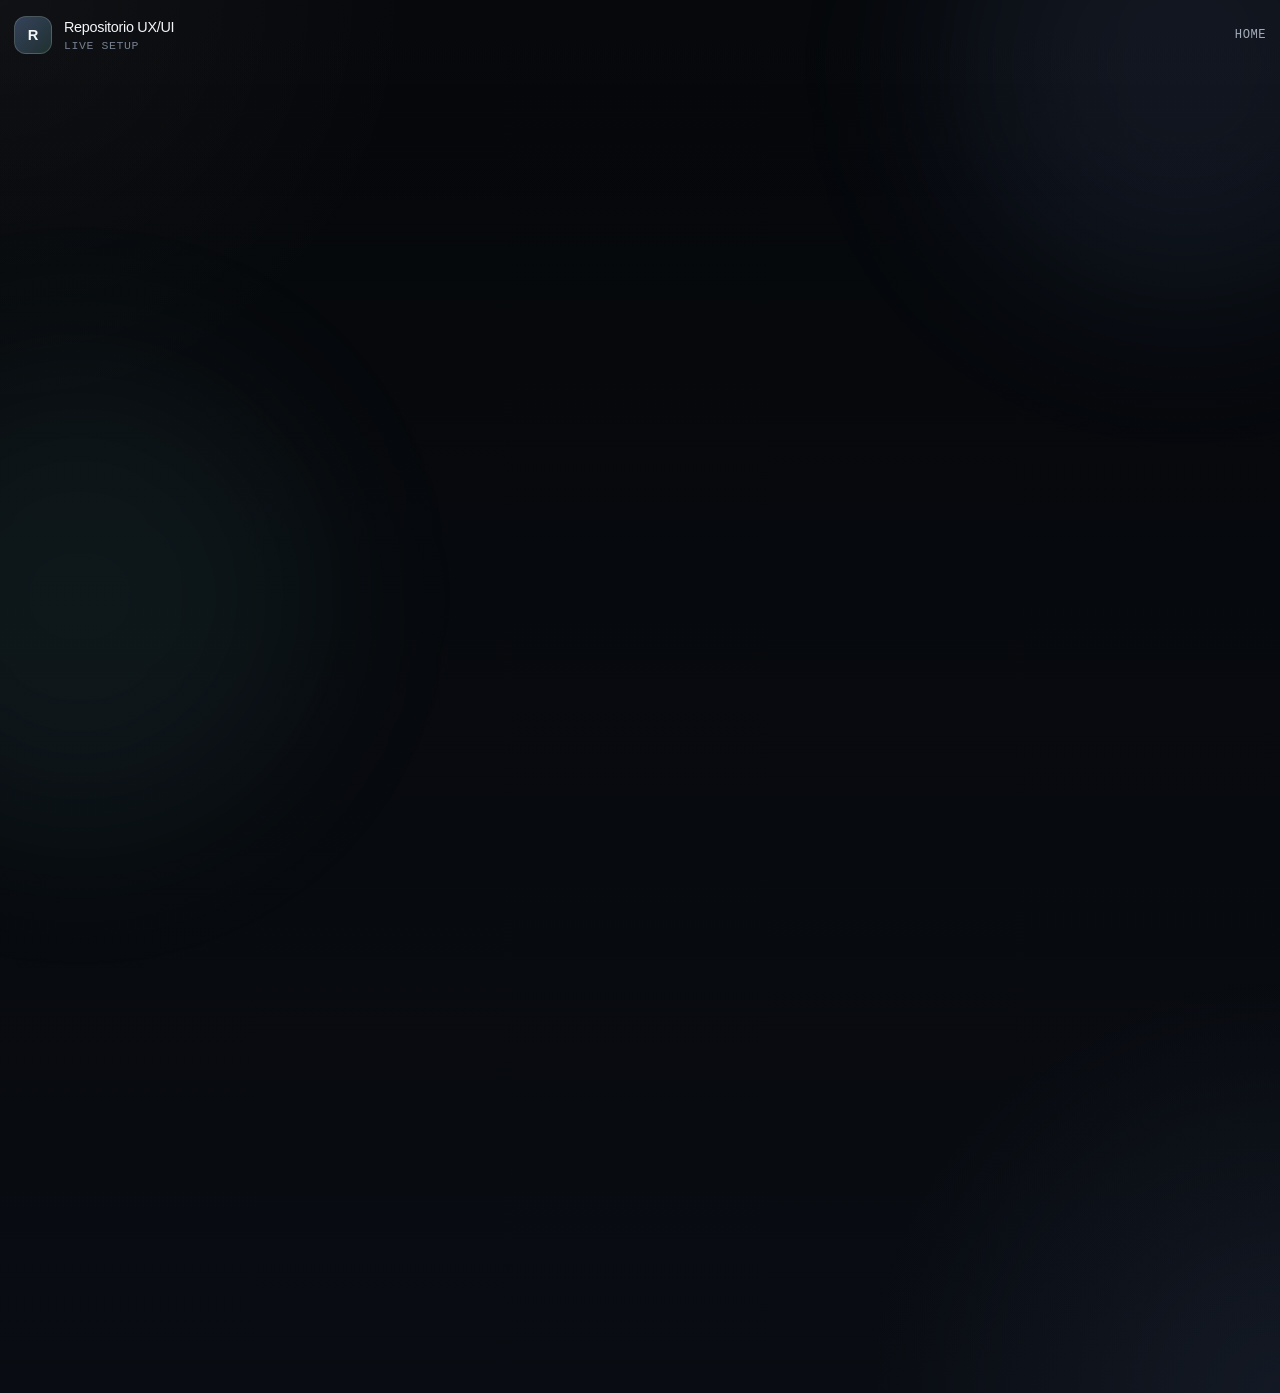
<file: docs/add.html>
<!doctype html>
<html lang="es">
  <head>
    <meta charset="UTF-8" />
    <meta name="viewport" content="width=device-width, initial-scale=1.0" />
    <title>Activar Base Viva | Repositorio UX/UI</title>
    <meta
      name="description"
      content="Guia para conectar el repositorio UX/UI a una base de datos y guardar recursos desde la web."
    />
    <link rel="stylesheet" href="./styles.css" />
  </head>
  <body>
    <div class="ambient ambient-a"></div>
    <div class="ambient ambient-b"></div>
    <div class="noise-layer"></div>

    <header class="topbar shell">
      <a class="brand" href="./index.html">
        <span class="brand-mark">R</span>
        <span>
          <strong>Repositorio UX/UI</strong>
          <small>live setup</small>
        </span>
      </a>
      <nav class="topbar-nav">
        <a href="./index.html">Home</a>
      </nav>
    </header>

    <main class="add-page shell">
      <section class="add-shell reveal" style="--delay:40ms">
        <p class="eyebrow">Live database</p>
        <h1>Activar guardado y uploads desde la página.</h1>
        <p class="add-copy">
          Esta fase deja la web preparada para leer y escribir recursos desde Supabase. Una vez conectado, vas a poder crear links, subir PDFs o archivos reales y verlos reflejados solos en la home y en cada sección.
        </p>
      </section>

      <section class="setup-grid">
        <article class="add-card reveal" style="--delay:90ms">
          <span class="group-meta">Paso 1</span>
          <h2>Crear la tabla</h2>
          <p>Ejecutá este SQL en tu proyecto de Supabase para crear la tabla y las políticas base.</p>
          <code>docs/database-setup.sql</code>
        </article>

        <article class="add-card reveal" style="--delay:130ms">
          <span class="group-meta">Paso 2</span>
          <h2>Activar Storage</h2>
          <p>Corré el setup del bucket público y las políticas de upload para aceptar PDFs, documentos y assets.</p>
          <code>docs/storage-setup.sql</code>
        </article>

        <article class="add-card reveal" style="--delay:170ms">
          <span class="group-meta">Paso 3</span>
          <h2>Completar config.js</h2>
          <p>Activá la conexión en el archivo de config con tu URL, tu key pública y el bucket que va a guardar uploads.</p>
          <code>docs/config.js</code>
        </article>

        <article class="add-card reveal" style="--delay:210ms">
          <span class="group-meta">Paso 4</span>
          <h2>Guardar desde la web</h2>
          <p>Desde <strong>Agregar recurso</strong>, el formulario va a crear filas nuevas en la base y, si subís archivo, también lo va a cargar a Storage automáticamente.</p>
          <code>home + section views</code>
        </article>
      </section>

      <section class="add-grid">
        <article class="add-card reveal" style="--delay:250ms">
          <span class="group-meta">Config</span>
          <h2>Ejemplo de config</h2>
          <pre class="setup-code">window.UXUI_DB_CONFIG = {
  enabled: true,
  provider: "supabase",
  supabaseUrl: "https://TU-PROYECTO.supabase.co",
  supabaseKey: "TU-ANON-KEY",
  table: "ux_resources",
  statusColumn: "status",
  publishedValue: "published",
  storageBucket: "ux-assets",
  uploadsPrefix: "uploads",
  storagePublic: true,
};</pre>
        </article>

        <article class="add-card reveal" style="--delay:290ms">
          <span class="group-meta">SQL</span>
          <h2>Archivos listos para pegar</h2>
          <p>Tenés un SQL para la base y otro para Storage, ya preparados en el repo.</p>
          <code>./database-setup.sql + ./storage-setup.sql</code>
        </article>

        <article class="add-card reveal" style="--delay:330ms">
          <span class="group-meta">Upload flow</span>
          <h2>Qué queda habilitado</h2>
          <p>Podés guardar links normales, o subir un archivo y dejar que la web use su URL pública como recurso final dentro del catálogo.</p>
          <code>links / pdfs / docs / assets</code>
        </article>
      </section>
    </main>
  </body>
</html>
</file>
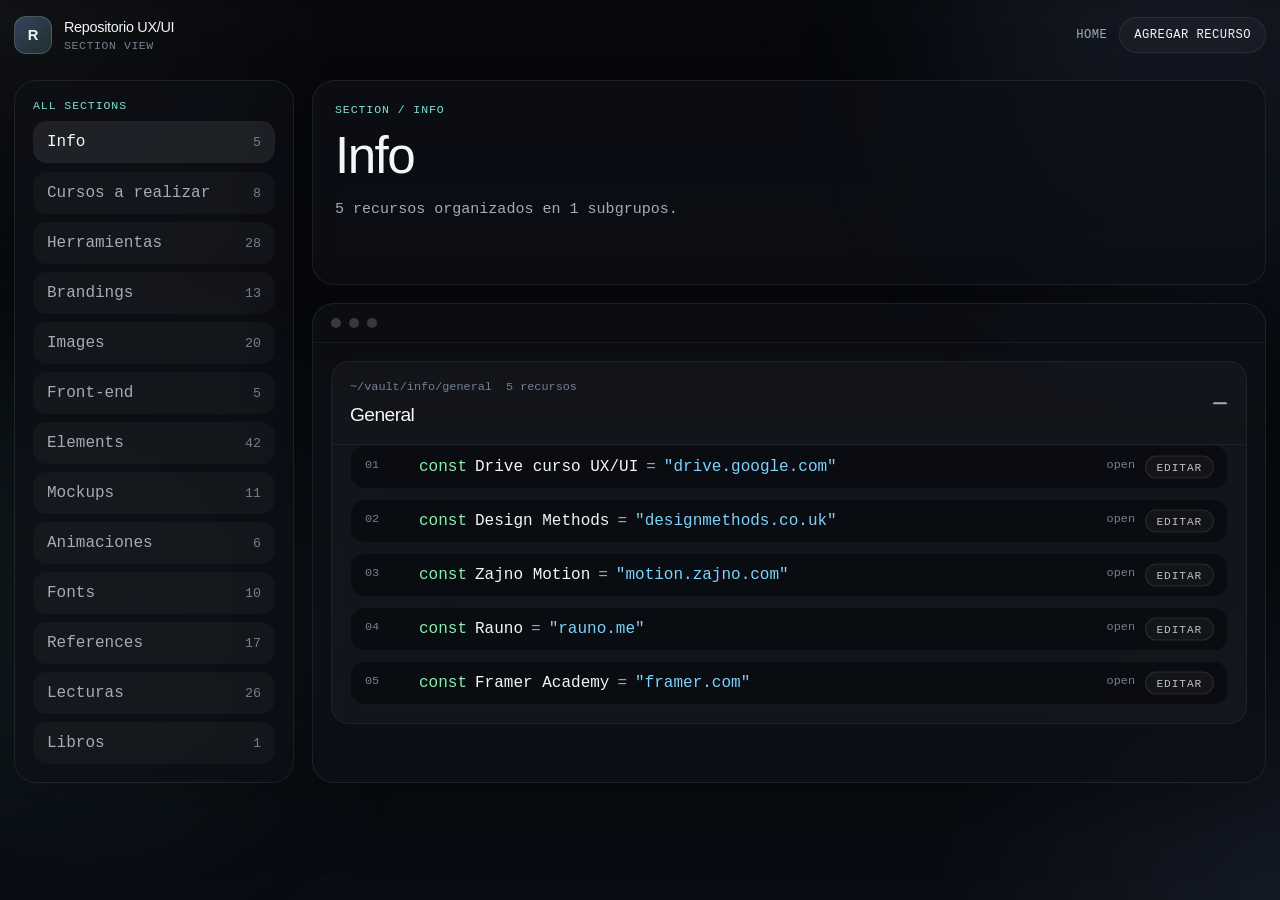
<file: docs/section.html>
<!doctype html>
<html lang="es">
  <head>
    <meta charset="UTF-8" />
    <meta name="viewport" content="width=device-width, initial-scale=1.0" />
    <title>Section | Repositorio UX/UI</title>
    <meta
      name="description"
      content="Detalle por seccion del repositorio UX/UI con vista estilo terminal."
    />
    <link rel="stylesheet" href="./styles.css" />
  </head>
  <body>
    <div class="ambient ambient-a"></div>
    <div class="ambient ambient-b"></div>
    <div class="noise-layer"></div>

    <header class="topbar shell">
      <a class="brand" href="./index.html">
        <span class="brand-mark">R</span>
        <span>
          <strong>Repositorio UX/UI</strong>
          <small>section view</small>
        </span>
      </a>
      <nav class="topbar-nav">
        <a href="./index.html">Home</a>
        <button type="button" class="topbar-cta" data-open-add-modal>Agregar recurso</button>
      </nav>
    </header>

    <main class="section-page shell">
      <section id="section-shell" class="section-shell"></section>
    </main>

    <div class="add-modal" id="add-modal" hidden>
      <div class="add-modal-backdrop" data-close-add-modal></div>
      <div class="add-modal-panel" role="dialog" aria-modal="true" aria-labelledby="add-modal-title">
        <div class="add-modal-head">
          <div>
            <p class="eyebrow">Cloud capture</p>
            <h2 id="add-modal-title">Guardar recurso en la base</h2>
          </div>
          <button type="button" class="add-modal-close" data-close-add-modal>cerrar</button>
        </div>

        <div class="add-connection" id="add-connection-state">
          <span class="connection-bullet" aria-hidden="true"></span>
          <div>
            <strong id="add-connection-title">Base no conectada</strong>
            <p id="add-connection-message">Completá config.js para activar el guardado en tiempo real.</p>
          </div>
        </div>

        <form id="add-resource-form" class="add-modal-form">
          <label class="form-field">
            <span>Nombre</span>
            <input name="title" type="text" placeholder="Ej: AI needs UI" required />
          </label>

          <div class="form-grid">
            <label class="form-field">
              <span>Categoría</span>
              <select name="section" id="add-resource-section"></select>
            </label>
            <label class="form-field">
              <span>Subcategoría</span>
              <select name="group" id="add-resource-group"></select>
            </label>
          </div>

          <div class="form-grid">
            <label class="form-field">
              <span>Link</span>
              <input name="url" type="url" placeholder="https://... o dejalo vacio si subis un archivo" />
            </label>
            <label class="form-field">
              <span>Tags</span>
              <input name="tags" type="text" placeholder="AI, product, article" />
            </label>
          </div>

          <label class="form-field">
            <span>Nota</span>
            <textarea name="note" rows="4" placeholder="Detalle o por qué vale la pena guardarlo"></textarea>
          </label>

          <label class="form-field">
            <span>Archivo</span>
            <input name="file" type="file" />
            <small class="form-help">Podés subir PDFs, documentos o assets. Si no cargás un link, la web va a usar la URL pública del archivo.</small>
          </label>

          <div class="form-actions">
            <button type="submit" class="modal-primary">Guardar en la base</button>
            <button type="button" class="modal-danger" id="add-resource-delete" hidden>Eliminar</button>
            <a class="modal-secondary" id="add-resource-secondary" href="./add.html">Ver setup</a>
          </div>
        </form>

        <div class="add-modal-output" id="add-modal-output" hidden>
          <div class="add-result-box" id="add-result-box">
            <p class="eyebrow" id="add-result-eyebrow">Estado</p>
            <strong class="add-result-title" id="add-result-title"></strong>
            <p class="add-modal-note" id="add-result-message"></p>
            <pre id="add-resource-preview" hidden></pre>
          </div>
        </div>
      </div>
    </div>

    <script src="./config.js"></script>
    <script src="./data.js"></script>
    <script src="./live-data.js"></script>
    <script src="./section.js"></script>
  </body>
</html>
</file>
<file: docs/styles.css>
:root {
  --bg: #06080c;
  --bg-elevated: rgba(12, 15, 21, 0.88);
  --panel: rgba(13, 16, 22, 0.78);
  --panel-soft: rgba(255, 255, 255, 0.03);
  --line: rgba(255, 255, 255, 0.08);
  --line-strong: rgba(255, 255, 255, 0.16);
  --text: #f4f6f8;
  --text-soft: #a3acb9;
  --text-muted: #758091;
  --accent: #8db5ff;
  --accent-soft: #80e0d3;
  --radius-xl: 26px;
  --radius-lg: 20px;
  --radius-md: 16px;
  --radius-sm: 12px;
  --max-width: 1360px;
  --shadow: 0 24px 70px rgba(0, 0, 0, 0.26);
  --ease-out: cubic-bezier(0.22, 1, 0.36, 1);
  --ease-smooth: cubic-bezier(0.16, 1, 0.3, 1);
  --duration-fast: 220ms;
  --duration-base: 420ms;
  --duration-slow: 760ms;
  --font-display: "Suisse Intl", "Helvetica Neue", "Avenir Next", "Segoe UI", sans-serif;
  --font-code: "SFMono-Regular", "JetBrains Mono", Menlo, Monaco, Consolas, "Liberation Mono", monospace;
}

* {
  box-sizing: border-box;
}

html {
  scroll-behavior: smooth;
}

body {
  margin: 0;
  min-height: 100vh;
  overflow-x: hidden;
  color: var(--text);
  background:
    radial-gradient(circle at top left, rgba(255, 255, 255, 0.04), transparent 22%),
    radial-gradient(circle at bottom right, rgba(141, 181, 255, 0.08), transparent 22%),
    linear-gradient(180deg, #05070a 0%, #090c12 100%);
  font-family: var(--font-code);
}

body.modal-open {
  overflow: hidden;
}

body::before {
  content: "";
  position: fixed;
  inset: 0;
  background:
    linear-gradient(rgba(255, 255, 255, 0.025) 1px, transparent 1px),
    linear-gradient(90deg, rgba(255, 255, 255, 0.025) 1px, transparent 1px);
  background-size: 32px 32px;
  mask-image: linear-gradient(180deg, rgba(0, 0, 0, 0.2), transparent 90%);
  opacity: 0.35;
  pointer-events: none;
  z-index: 0;
}

img {
  max-width: 100%;
  display: block;
}

button,
input,
select,
textarea {
  font: inherit;
}

a {
  color: inherit;
}

.ambient {
  position: fixed;
  width: 30rem;
  height: 30rem;
  border-radius: 999px;
  filter: blur(90px);
  opacity: 0.55;
  pointer-events: none;
  z-index: 0;
  animation: driftAmbient 18s var(--ease-smooth) infinite alternate;
}

.ambient-a {
  top: -11rem;
  right: -9rem;
  background: rgba(141, 181, 255, 0.16);
}

.ambient-b {
  left: -10rem;
  bottom: 4rem;
  background: rgba(128, 224, 211, 0.12);
}

.noise-layer {
  position: fixed;
  inset: 0;
  background: linear-gradient(180deg, rgba(255, 255, 255, 0.02), transparent 28%);
  opacity: 0.45;
  pointer-events: none;
  z-index: 0;
}

.shell {
  width: min(var(--max-width), calc(100vw - 28px));
  margin: 0 auto;
  position: relative;
  z-index: 1;
}

.topbar {
  display: flex;
  align-items: center;
  justify-content: space-between;
  gap: 16px;
  padding: 16px 0 0;
}

.topbar-nav {
  display: inline-flex;
  align-items: center;
  gap: 12px;
}

.topbar-nav a,
.topbar-cta {
  text-decoration: none;
  color: var(--text-soft);
  font-family: var(--font-code);
  font-size: 0.76rem;
  letter-spacing: 0.04em;
  text-transform: uppercase;
}

.topbar-cta {
  border: 1px solid var(--line);
  background: rgba(255, 255, 255, 0.03);
  color: var(--text);
  padding: 10px 14px;
  border-radius: 999px;
  cursor: pointer;
  transition:
    transform var(--duration-fast) var(--ease-out),
    background var(--duration-fast) var(--ease-out),
    border-color var(--duration-fast) var(--ease-out);
}

.topbar-cta:hover,
.topbar-nav a:hover {
  transform: translateY(-1px);
  color: var(--text);
}

.topbar-cta:hover {
  background: rgba(255, 255, 255, 0.06);
  border-color: var(--line-strong);
}

.brand {
  display: inline-flex;
  align-items: center;
  gap: 12px;
  text-decoration: none;
}

.brand-mark {
  width: 38px;
  height: 38px;
  border-radius: 12px;
  display: grid;
  place-items: center;
  background: linear-gradient(135deg, rgba(141, 181, 255, 0.3), rgba(128, 224, 211, 0.16));
  border: 1px solid var(--line-strong);
  font-family: var(--font-display);
  font-size: 0.92rem;
  font-weight: 600;
}

.brand strong {
  display: block;
  font-family: var(--font-display);
  font-size: 0.9rem;
  font-weight: 500;
  letter-spacing: -0.02em;
}

.brand small,
.eyebrow,
.group-meta,
.code-path,
.code-count,
.code-line-number,
.code-line-arrow,
.mosaic-kicker,
.mosaic-count {
  font-family: var(--font-code);
}

.brand small {
  display: block;
  margin-top: 4px;
  color: var(--text-muted);
  font-size: 0.72rem;
  letter-spacing: 0.05em;
  text-transform: uppercase;
}

.eyebrow {
  margin: 0 0 10px;
  color: var(--accent-soft);
  font-size: 0.72rem;
  letter-spacing: 0.08em;
  text-transform: uppercase;
}

.hero-intro {
  position: relative;
  z-index: 5;
  overflow: visible;
  padding: 12px 0 220px;
}

.hero-sky {
  position: relative;
  display: flex;
  flex-direction: column;
  align-items: center;
  justify-content: center;
  min-height: 56vh;
  padding: 18px 0 10px;
  text-align: center;
}

.hero-sky h1 {
  max-width: 14ch;
  margin: 0 auto;
  font-family: var(--font-display);
  font-weight: 450;
  font-size: clamp(3.6rem, 8vw, 6.9rem);
  line-height: 0.96;
  letter-spacing: -0.02em;
  color: rgba(244, 246, 248, 0.98);
}

.hero-dev-chip {
  position: absolute;
  display: inline-flex;
  align-items: center;
  gap: 8px;
  padding: 8px 12px;
  border-radius: 999px;
  border: 1px solid rgba(255, 255, 255, 0.08);
  background: rgba(255, 255, 255, 0.025);
  color: rgba(156, 166, 183, 0.85);
  font-size: 0.68rem;
  letter-spacing: 0.04em;
  text-transform: uppercase;
  backdrop-filter: blur(10px);
  -webkit-backdrop-filter: blur(10px);
  animation: floatChip 8s ease-in-out infinite;
}

.hero-dev-chip-a {
  top: 0;
  left: 0;
}

.hero-dev-chip-b {
  top: 4%;
  right: 2%;
  animation-delay: 1.2s;
}

.hero-dev-chip-c {
  display: none;
}

.hero-search-shell {
  position: relative;
  width: min(920px, 100%);
  margin-top: 28px;
}

.hero-search-frame {
  display: grid;
  gap: 10px;
  padding: 14px 16px 16px;
  border-radius: 18px;
  border: 1px solid rgba(255, 255, 255, 0.07);
  background: rgba(255, 255, 255, 0.018);
  backdrop-filter: blur(12px);
  -webkit-backdrop-filter: blur(12px);
  transition:
    border-color var(--duration-fast) var(--ease-out),
    background var(--duration-fast) var(--ease-out),
    transform var(--duration-fast) var(--ease-out);
}

.hero-search-shell.is-focused .hero-search-frame,
.hero-search-shell.has-query .hero-search-frame {
  border-color: rgba(255, 255, 255, 0.14);
  background: rgba(255, 255, 255, 0.028);
  transform: translateY(-1px);
}

.hero-search-meta {
  display: flex;
  align-items: center;
  justify-content: space-between;
  gap: 12px;
  color: var(--text-muted);
  font-family: var(--font-code);
  font-size: 0.72rem;
}

.hero-search-tag,
.hero-search-mode {
  padding: 6px 10px;
  border-radius: 999px;
  background: rgba(255, 255, 255, 0.03);
}

.hero-search-row {
  display: flex;
  align-items: center;
  gap: 10px;
}

.hero-search-glyph {
  flex: 0 0 auto;
  color: var(--accent-soft);
  font-family: var(--font-code);
  font-size: 0.92rem;
}

.hero-search-input {
  width: 100%;
  border: 0;
  outline: none;
  background: transparent;
  color: rgba(244, 246, 248, 0.98);
  caret-color: var(--accent-soft);
  font-family: var(--font-display);
  font-size: clamp(1.05rem, 1.45vw, 1.22rem);
  line-height: 1.3;
}

.hero-search-input::placeholder {
  color: rgba(255, 255, 255, 0.35);
}

.hero-search-results {
  position: absolute;
  z-index: 20;
  top: calc(100% + 16px);
  left: 0;
  right: 0;
  display: grid;
  gap: 8px;
  padding: 10px;
  border-radius: 18px;
  border: 1px solid rgba(255, 255, 255, 0.12);
  background: rgba(9, 12, 18, 0.96);
  box-shadow: var(--shadow);
  backdrop-filter: blur(16px);
  -webkit-backdrop-filter: blur(16px);
}

.hero-search-result {
  display: flex;
  align-items: center;
  gap: 12px;
  min-height: 56px;
  padding: 10px 12px;
  border-radius: 14px;
  text-decoration: none;
  color: var(--text);
  background: rgba(255, 255, 255, 0.02);
  transition:
    background var(--duration-fast) var(--ease-out),
    transform var(--duration-fast) var(--ease-out);
}

.hero-search-result:hover {
  background: rgba(255, 255, 255, 0.06);
  transform: translateY(-1px);
}

.hero-search-type {
  min-width: 52px;
  padding: 7px 8px;
  border-radius: 999px;
  background: rgba(255, 255, 255, 0.06);
  color: var(--accent-soft);
  font-size: 0.62rem;
  letter-spacing: 0.08em;
  text-transform: uppercase;
  text-align: center;
}

.hero-search-main {
  display: grid;
  gap: 3px;
}

.hero-search-main strong,
.hero-search-main small {
  font-family: var(--font-display);
}

.hero-search-main strong {
  font-size: 0.94rem;
  font-weight: 500;
}

.hero-search-main small {
  color: var(--text-soft);
  font-size: 0.8rem;
}

.hero-search-empty {
  display: grid;
  gap: 4px;
  padding: 14px 16px;
  border-radius: 16px;
  background: rgba(255, 255, 255, 0.02);
}

.hero-search-empty strong {
  font-family: var(--font-display);
  font-size: 0.95rem;
  font-weight: 500;
}

.hero-search-empty span {
  color: var(--text-soft);
  font-size: 0.84rem;
}

.hero-mosaic {
  position: relative;
  z-index: 1;
  padding: 0 0 40px;
}

.hero-mosaic-grid {
  display: grid;
  grid-template-columns: repeat(4, minmax(0, 1fr));
  grid-auto-rows: 148px;
  grid-auto-flow: dense;
  gap: 14px;
}

.mosaic-card {
  position: relative;
  display: block;
  width: 100%;
  overflow: hidden;
  border-radius: 18px;
  border: 1px solid rgba(255, 255, 255, 0.06);
  text-decoration: none;
  color: var(--text);
  background: linear-gradient(180deg, rgba(16, 19, 26, 0.9), rgba(10, 13, 19, 0.98));
  transition:
    transform var(--duration-fast) var(--ease-out),
    border-color var(--duration-fast) var(--ease-out),
    box-shadow var(--duration-fast) var(--ease-out);
}

.mosaic-card:hover {
  transform: translateY(-2px);
  border-color: rgba(255, 255, 255, 0.12);
}

.mosaic-card:hover .mosaic-card-media {
  transform: scale(1.05);
}


.mosaic-card {
  box-shadow: inset 0 0 0 1px rgba(var(--section-rgb, 255, 255, 255), 0.14);
}

.mosaic-card.has-image .mosaic-copy {
  padding: 0;
  border-radius: 0;
  background: transparent;
  border: 0;
  box-shadow: none;
  backdrop-filter: none;
  -webkit-backdrop-filter: none;
}

.mosaic-card.small.has-image .mosaic-copy {
  padding: 0;
}

.mosaic-card.has-image .mosaic-copy h3,
.mosaic-card.has-image .mosaic-copy p {
  text-shadow: 0 2px 18px rgba(0, 0, 0, 0.52);
}

.mosaic-card.has-image .mosaic-copy h3 {
  line-height: 1.05;
}

.mosaic-card.has-image .mosaic-copy p {
  color: rgba(247, 249, 251, 0.94);
}

.mosaic-card .mosaic-kicker::before {
  content: "";
  width: 8px;
  height: 8px;
  border-radius: 999px;
  background: rgba(var(--section-rgb, 255, 255, 255), 0.92);
  box-shadow: 0 0 0 3px rgba(var(--section-rgb, 255, 255, 255), 0.18);
}

.mosaic-card[data-slug].has-image .mosaic-kicker,
.mosaic-card[data-slug].has-image .mosaic-count {
  background: rgba(var(--section-rgb, 255, 255, 255), 0.3);
  border-color: rgba(var(--section-rgb, 255, 255, 255), 0.52);
  box-shadow: inset 0 1px 0 rgba(255, 255, 255, 0.14), 0 10px 24px rgba(0, 0, 0, 0.16);
  color: #fbfdff;
}


.mosaic-card::before {
  content: "";
  position: absolute;
  inset: 0;
  background: linear-gradient(180deg, rgba(255, 255, 255, 0.03), transparent 20%);
  pointer-events: none;
}

.mosaic-card-media,
.mosaic-card-overlay,
.mosaic-card-inner,
.mosaic-visual {
  position: relative;
}

.mosaic-card-media {
  position: absolute;
  inset: 0;
  background-image: var(--card-image);
  background-position: var(--card-image-position, center center);
  background-repeat: no-repeat;
  background-size: cover;
  opacity: 0.94;
  transform: scale(1.02);
  transition: transform var(--duration-base) var(--ease-smooth);
}

.mosaic-card-overlay {
  position: absolute;
  inset: 0;
  opacity: 0.96;
}

.mosaic-card.has-image .mosaic-card-overlay {
  background: linear-gradient(180deg, rgba(6, 8, 12, 0.12) 0%, rgba(6, 8, 12, 0.22) 38%, rgba(6, 8, 12, 0.94) 100%);
}

.mosaic-card.has-image .mosaic-visual {
  display: none;
}

.mosaic-card.has-image .mosaic-copy,
.mosaic-card.has-image .mosaic-copy h3,
.mosaic-card.has-image .mosaic-copy p,
.mosaic-card.has-image .mosaic-kicker,
.mosaic-card.has-image .mosaic-count {
  color: #f7f9fb;
}

.mosaic-card.has-image .mosaic-copy h3,
.mosaic-card.has-image .mosaic-copy p {
  text-shadow: 0 1px 16px rgba(0, 0, 0, 0.45);
}

.mosaic-card.has-image .mosaic-copy p {
  color: rgba(247, 249, 251, 0.88);
}

.mosaic-card-inner {
  position: absolute;
  inset: 0;
  z-index: 1;
  display: flex;
  flex-direction: column;
  justify-content: space-between;
  padding: 16px;
}

.mosaic-card-top {
  display: flex;
  justify-content: space-between;
  align-items: start;
  gap: 10px;
}

.mosaic-copy {
  margin-top: auto;
}

.mosaic-kicker,
.mosaic-count,
.group-meta {
  display: inline-flex;
  align-items: center;
  gap: 8px;
  padding: 5px 8px;
  border-radius: 999px;
  background: rgba(0, 0, 0, 0.16);
  border: 1px solid rgba(255, 255, 255, 0.07);
  color: rgba(255, 255, 255, 0.82);
  font-size: 0.62rem;
  letter-spacing: 0.08em;
  text-transform: uppercase;
}

.mosaic-copy h3 {
  margin: 0;
  font-family: var(--font-display);
  font-size: clamp(1rem, 1.4vw, 1.35rem);
  font-weight: 500;
  letter-spacing: -0.03em;
}

.mosaic-copy p {
  margin: 4px 0 0;
  max-width: 24ch;
  color: rgba(255, 255, 255, 0.82);
  font-size: 0.8rem;
  line-height: 1.45;
}

.mosaic-visual {
  min-height: 90px;
}

.shape {
  position: absolute;
  display: block;
  border-radius: 999px;
  border: 1px solid rgba(255, 255, 255, 0.1);
  background: rgba(255, 255, 255, 0.09);
  backdrop-filter: blur(12px);
  -webkit-backdrop-filter: blur(12px);
}

.shape-a {
  width: 42%;
  height: 46%;
  left: 8%;
  bottom: 4%;
}

.shape-b {
  width: 30%;
  height: 32%;
  left: 40%;
  bottom: 4%;
}

.shape-c {
  width: 24%;
  height: 52%;
  right: 8%;
  bottom: 4%;
}

.mosaic-card.small {
  grid-row: span 1;
  min-height: 148px;
}

.mosaic-card.small .mosaic-card-inner {
  padding: 12px;
}

.mosaic-card.small .mosaic-card-top {
  justify-content: flex-start;
}

.mosaic-card.small .mosaic-count {
  display: none;
}

.mosaic-card.small .mosaic-copy p {
  display: none;
}

.mosaic-card.small .mosaic-copy h3 {
  font-size: 1rem;
}

.mosaic-card.medium {
  grid-row: span 2;
  min-height: 310px;
}

.mosaic-card.tall {
  grid-row: span 2;
  min-height: 310px;
}

.mosaic-card.wide {
  grid-column: span 2;
  grid-row: span 2;
  min-height: 310px;
}

.mosaic-card.hero {
  grid-column: span 2;
  grid-row: span 3;
  min-height: 472px;
}

.mosaic-card.portrait {
  grid-row: span 3;
  min-height: 472px;
}

.mosaic-card[data-slug="info"],
.mosaic-card[data-slug="brandings"],
.mosaic-card[data-slug="elements"],
.mosaic-card[data-slug="references"],
.mosaic-card[data-slug="animaciones"],
.mosaic-card[data-slug="libros"] {
  grid-column: span 2;
  min-height: 310px;
}

.mosaic-card[data-slug="herramientas"] {
  min-height: 472px;
}

.mosaic-card[data-slug="fonts"] {
  min-height: 148px;
}

.mosaic-card[data-slug="mockups"] .mosaic-card-inner {
  padding: 18px 18px 20px;
}

.mosaic-card[data-slug="mockups"] .mosaic-copy p {
  max-width: 22ch;
}

.theme-sand .mosaic-card-overlay {
  background:
    linear-gradient(180deg, rgba(245, 239, 230, 0.96), rgba(232, 228, 222, 0.94)),
    radial-gradient(circle at top, rgba(241, 188, 114, 0.18), transparent 28%);
}

.theme-sand .mosaic-copy,
.theme-sand .mosaic-kicker,
.theme-sand .mosaic-count {
  color: #15181d;
}

.theme-sand .shape {
  background: rgba(21, 24, 29, 0.08);
  border-color: rgba(21, 24, 29, 0.08);
}

.theme-night .mosaic-card-overlay {
  background:
    radial-gradient(circle at 20% 26%, rgba(106, 216, 212, 0.72), transparent 16%),
    radial-gradient(circle at 48% 16%, rgba(88, 112, 255, 0.82), transparent 15%),
    radial-gradient(circle at 80% 30%, rgba(255, 208, 102, 0.72), transparent 15%),
    linear-gradient(180deg, rgba(8, 10, 14, 0.98), rgba(10, 12, 18, 0.98));
}

.theme-ice .mosaic-card-overlay {
  background:
    linear-gradient(180deg, rgba(241, 246, 252, 0.96), rgba(223, 232, 242, 0.94)),
    radial-gradient(circle at top right, rgba(108, 214, 255, 0.14), transparent 24%);
}

.theme-ice .mosaic-copy,
.theme-ice .mosaic-kicker,
.theme-ice .mosaic-count {
  color: #12161d;
}

.theme-ice .shape {
  background: rgba(21, 36, 58, 0.08);
  border-color: rgba(21, 36, 58, 0.08);
}

.theme-ink .mosaic-card-overlay {
  background: linear-gradient(180deg, rgba(8, 10, 14, 0.98), rgba(18, 20, 26, 0.98));
}

.theme-spectrum .mosaic-card-overlay {
  background:
    radial-gradient(circle at 70% 18%, rgba(180, 125, 255, 0.78), transparent 14%),
    linear-gradient(135deg, rgba(20, 23, 33, 0.98), rgba(8, 10, 16, 0.98));
}

.theme-spectrum .shape {
  border-radius: 14px;
  transform: rotate(-10deg);
}

.theme-paper .mosaic-card-overlay {
  background:
    linear-gradient(180deg, rgba(243, 241, 236, 0.96), rgba(231, 235, 230, 0.94)),
    radial-gradient(circle at 74% 18%, rgba(154, 89, 89, 0.2), transparent 18%);
}

.theme-paper .mosaic-copy,
.theme-paper .mosaic-kicker,
.theme-paper .mosaic-count {
  color: #171c22;
}

.theme-paper .shape {
  background: rgba(23, 28, 34, 0.08);
  border-color: rgba(23, 28, 34, 0.08);
}

.theme-electric .mosaic-card-overlay {
  background:
    linear-gradient(180deg, rgba(76, 122, 246, 0.9), rgba(92, 128, 246, 0.86) 56%, rgba(231, 245, 104, 0.92));
}

.theme-electric .mosaic-copy,
.theme-electric .mosaic-kicker,
.theme-electric .mosaic-count {
  color: #0a1017;
}

.theme-electric .shape {
  background: rgba(10, 16, 23, 0.08);
  border-color: rgba(10, 16, 23, 0.08);
}

.theme-lime .mosaic-card-overlay {
  background:
    linear-gradient(180deg, rgba(17, 28, 24, 0.96), rgba(17, 28, 24, 0.96)),
    radial-gradient(circle at bottom, rgba(210, 255, 110, 0.18), transparent 24%);
}

.mosaic-card.has-image .mosaic-kicker,
.mosaic-card.has-image .mosaic-count {
  background: rgba(6, 8, 12, 0.34);
  border-color: rgba(255, 255, 255, 0.12);
}

.mosaic-card[data-slug="info"].has-image .mosaic-card-overlay {
  background: linear-gradient(180deg, rgba(171, 201, 255, 0.14) 0%, rgba(171, 201, 255, 0.08) 28%, rgba(7, 10, 18, 0.92) 100%);
}

.mosaic-card[data-slug="cursos-a-realizar"].has-image .mosaic-card-overlay {
  background: linear-gradient(180deg, rgba(255, 213, 188, 0.14) 0%, rgba(255, 213, 188, 0.08) 28%, rgba(14, 10, 9, 0.92) 100%);
}

.mosaic-card[data-slug="herramientas"].has-image .mosaic-card-overlay {
  background: linear-gradient(180deg, rgba(198, 226, 203, 0.14) 0%, rgba(198, 226, 203, 0.08) 28%, rgba(8, 12, 10, 0.92) 100%);
}

.mosaic-card[data-slug="brandings"].has-image .mosaic-card-overlay {
  background: linear-gradient(180deg, rgba(255, 206, 221, 0.14) 0%, rgba(255, 206, 221, 0.08) 28%, rgba(16, 9, 12, 0.92) 100%);
}

.mosaic-card[data-slug="images"].has-image .mosaic-card-overlay {
  background: linear-gradient(180deg, rgba(255, 224, 209, 0.14) 0%, rgba(255, 224, 209, 0.08) 28%, rgba(16, 11, 10, 0.92) 100%);
}

.mosaic-card[data-slug="front-end"].has-image .mosaic-card-overlay {
  background: linear-gradient(180deg, rgba(206, 212, 255, 0.16) 0%, rgba(206, 212, 255, 0.08) 28%, rgba(7, 9, 17, 0.93) 100%);
}

.mosaic-card[data-slug="elements"].has-image .mosaic-card-overlay {
  background: linear-gradient(180deg, rgba(212, 239, 224, 0.14) 0%, rgba(212, 239, 224, 0.08) 28%, rgba(8, 12, 10, 0.92) 100%);
}

.mosaic-card[data-slug="mockups"].has-image .mosaic-card-overlay {
  background: linear-gradient(180deg, rgba(255, 222, 197, 0.14) 0%, rgba(255, 222, 197, 0.08) 28%, rgba(16, 11, 9, 0.92) 100%);
}

.mosaic-card[data-slug="animaciones"].has-image .mosaic-card-overlay {
  background: linear-gradient(180deg, rgba(196, 236, 236, 0.15) 0%, rgba(196, 236, 236, 0.08) 28%, rgba(7, 12, 12, 0.92) 100%);
}

.mosaic-card[data-slug="fonts"].has-image .mosaic-card-overlay {
  background: linear-gradient(180deg, rgba(255, 240, 201, 0.14) 0%, rgba(255, 240, 201, 0.08) 28%, rgba(16, 13, 9, 0.92) 100%);
}

.mosaic-card[data-slug="references"].has-image .mosaic-card-overlay {
  background: linear-gradient(180deg, rgba(225, 231, 215, 0.14) 0%, rgba(225, 231, 215, 0.08) 28%, rgba(10, 12, 10, 0.92) 100%);
}

.mosaic-card[data-slug="lecturas"].has-image .mosaic-card-overlay {
  background: linear-gradient(180deg, rgba(244, 222, 184, 0.14) 0%, rgba(244, 222, 184, 0.08) 28%, rgba(16, 12, 9, 0.92) 100%);
}

.mosaic-card[data-slug="libros"].has-image .mosaic-card-overlay {
  background: linear-gradient(180deg, rgba(218, 223, 191, 0.14) 0%, rgba(218, 223, 191, 0.08) 28%, rgba(11, 12, 9, 0.92) 100%);
}

.mosaic-card[data-slug="info"] .mosaic-kicker,
.mosaic-card[data-slug="info"] .mosaic-count {
  background: rgba(171, 201, 255, 0.34);
  border-color: rgba(171, 201, 255, 0.58);
}

.mosaic-card[data-slug="cursos-a-realizar"] .mosaic-kicker,
.mosaic-card[data-slug="cursos-a-realizar"] .mosaic-count {
  background: rgba(255, 213, 188, 0.34);
  border-color: rgba(255, 213, 188, 0.58);
}

.mosaic-card[data-slug="herramientas"] .mosaic-kicker,
.mosaic-card[data-slug="herramientas"] .mosaic-count {
  background: rgba(198, 226, 203, 0.34);
  border-color: rgba(198, 226, 203, 0.58);
}

.mosaic-card[data-slug="brandings"] .mosaic-kicker,
.mosaic-card[data-slug="brandings"] .mosaic-count {
  background: rgba(255, 206, 221, 0.34);
  border-color: rgba(255, 206, 221, 0.58);
}

.mosaic-card[data-slug="images"] .mosaic-kicker,
.mosaic-card[data-slug="images"] .mosaic-count {
  background: rgba(255, 224, 209, 0.34);
  border-color: rgba(255, 224, 209, 0.58);
}

.mosaic-card[data-slug="front-end"] .mosaic-kicker,
.mosaic-card[data-slug="front-end"] .mosaic-count {
  background: rgba(206, 212, 255, 0.36);
  border-color: rgba(206, 212, 255, 0.6);
}

.mosaic-card[data-slug="elements"] .mosaic-kicker,
.mosaic-card[data-slug="elements"] .mosaic-count {
  background: rgba(212, 239, 224, 0.34);
  border-color: rgba(212, 239, 224, 0.58);
}

.mosaic-card[data-slug="mockups"] .mosaic-kicker,
.mosaic-card[data-slug="mockups"] .mosaic-count {
  background: rgba(255, 222, 197, 0.34);
  border-color: rgba(255, 222, 197, 0.58);
}

.mosaic-card[data-slug="animaciones"] .mosaic-kicker,
.mosaic-card[data-slug="animaciones"] .mosaic-count {
  background: rgba(196, 236, 236, 0.34);
  border-color: rgba(196, 236, 236, 0.58);
}

.mosaic-card[data-slug="fonts"] .mosaic-kicker,
.mosaic-card[data-slug="fonts"] .mosaic-count {
  background: rgba(255, 240, 201, 0.34);
  border-color: rgba(255, 240, 201, 0.58);
}

.mosaic-card[data-slug="references"] .mosaic-kicker,
.mosaic-card[data-slug="references"] .mosaic-count {
  background: rgba(225, 231, 215, 0.34);
  border-color: rgba(225, 231, 215, 0.58);
}

.mosaic-card[data-slug="lecturas"] .mosaic-kicker,
.mosaic-card[data-slug="lecturas"] .mosaic-count {
  background: rgba(244, 222, 184, 0.34);
  border-color: rgba(244, 222, 184, 0.58);
}

.mosaic-card[data-slug="libros"] .mosaic-kicker,
.mosaic-card[data-slug="libros"] .mosaic-count {
  background: rgba(218, 223, 191, 0.34);
  border-color: rgba(218, 223, 191, 0.58);
}

.section-page,
.add-page {
  padding: 26px 0 60px;
}

.section-layout {
  display: grid;
  grid-template-columns: 280px minmax(0, 1fr);
  gap: 18px;
}

.section-sidebar,
.section-hero,
.terminal-panel,
.add-shell,
.add-card,
.add-modal-panel {
  border: 1px solid var(--line);
  background: var(--panel);
  box-shadow: var(--shadow);
  border-radius: 22px;
}

.section-sidebar {
  position: sticky;
  top: 18px;
  height: fit-content;
  padding: 18px;
}

.section-sidebar-list {
  display: grid;
  gap: 8px;
}

.section-sidebar-link {
  display: flex;
  align-items: center;
  justify-content: space-between;
  gap: 12px;
  padding: 12px 14px;
  border-radius: 14px;
  text-decoration: none;
  color: var(--text-soft);
  background: var(--panel-soft);
  transition:
    background var(--duration-fast) var(--ease-out),
    color var(--duration-fast) var(--ease-out),
    transform var(--duration-fast) var(--ease-out);
}

.section-sidebar-link:hover,
.section-sidebar-link.is-active {
  color: var(--text);
  background: rgba(255, 255, 255, 0.08);
  transform: translateY(-1px);
}

.section-sidebar-link small {
  color: var(--text-muted);
}

.section-main {
  display: grid;
  gap: 18px;
}

.section-hero,
.add-shell,
.add-card {
  padding: 22px;
}

.section-hero h1,
.add-shell h1,
.add-modal-head h2 {
  margin: 0;
  font-family: var(--font-display);
  font-size: clamp(1.8rem, 4vw, 4rem);
  font-weight: 450;
  letter-spacing: -0.03em;
}

.section-hero-copy,
.add-copy,
.add-card p {
  margin: 12px 0 0;
  max-width: 46ch;
  color: var(--text-soft);
  line-height: 1.7;
  font-size: 0.94rem;
}

.terminal-panel {
  overflow: hidden;
}

.terminal-topbar {
  display: flex;
  gap: 8px;
  padding: 14px 18px;
  border-bottom: 1px solid rgba(255, 255, 255, 0.06);
}

.terminal-topbar span {
  width: 10px;
  height: 10px;
  border-radius: 999px;
  background: rgba(255, 255, 255, 0.18);
}

.terminal-body {
  display: grid;
  gap: 16px;
  padding: 18px;
}

.code-group {
  padding: 0;
  border-radius: 18px;
  border: 1px solid rgba(255, 255, 255, 0.05);
  background: rgba(255, 255, 255, 0.03);
}

.code-group-summary {
  display: flex;
  align-items: center;
  justify-content: space-between;
  gap: 18px;
  padding: 18px;
  list-style: none;
  cursor: pointer;
}

.code-group-summary::-webkit-details-marker {
  display: none;
}

.code-group-header {
  display: flex;
  align-items: center;
  justify-content: space-between;
  gap: 14px;
  margin-bottom: 10px;
}

.code-path,
.code-count,
.code-line-number,
.code-line-arrow {
  color: var(--text-muted);
  font-size: 0.74rem;
}

.code-group h2 {
  margin: 0;
  font-family: var(--font-display);
  font-size: 1.2rem;
  font-weight: 500;
  letter-spacing: -0.03em;
}

.group-fold-toggle {
  position: relative;
  width: 16px;
  height: 16px;
  flex: 0 0 16px;
}

.group-fold-toggle::before,
.group-fold-toggle::after {
  content: "";
  position: absolute;
  left: 50%;
  top: 50%;
  width: 14px;
  height: 1.5px;
  border-radius: 999px;
  background: var(--text-soft);
  transform: translate(-50%, -50%);
  transition:
    transform var(--duration-fast) var(--ease-out),
    opacity var(--duration-fast) var(--ease-out);
}

.group-fold-toggle::after {
  transform: translate(-50%, -50%) rotate(90deg);
}

.group-fold[open] .group-fold-toggle::after {
  transform: translate(-50%, -50%) rotate(90deg) scaleX(0);
  opacity: 0;
}

.group-fold[open] .code-group-summary {
  border-bottom: 1px solid rgba(255, 255, 255, 0.05);
}

.group-fold .code-list {
  display: grid;
  gap: 10px;
  padding: 0 18px 18px;
}

.code-line {
  display: grid;
  grid-template-columns: 40px minmax(0, 1fr) auto;
  gap: 14px;
  align-items: start;
  padding: 12px 14px;
  border-radius: 14px;
  border: 1px solid rgba(255, 255, 255, 0.04);
  background: rgba(5, 7, 10, 0.55);
  text-decoration: none;
  color: var(--text);
  transition:
    transform var(--duration-fast) var(--ease-out),
    border-color var(--duration-fast) var(--ease-out),
    background var(--duration-fast) var(--ease-out);
}

.code-line:hover {
  transform: translateY(-1px);
  border-color: rgba(141, 181, 255, 0.24);
  background: rgba(10, 14, 20, 0.85);
}

.code-line-main {
  display: grid;
  gap: 6px;
  min-width: 0;
}

.code-line-content {
  display: flex;
  flex-wrap: wrap;
  gap: 8px;
  align-items: center;
  min-width: 0;
}

.code-line-meta {
  color: var(--text-soft);
  font-size: 0.74rem;
  line-height: 1.45;
}

.code-token.keyword {
  color: #86efac;
}

.code-token.variable {
  color: #f4f6f8;
}

.code-token.operator {
  color: #94a3b8;
}

.code-token.string {
  color: #7dd3fc;
}

.add-grid {
  display: grid;
  grid-template-columns: repeat(3, minmax(0, 1fr));
  gap: 16px;
}

.add-card h2 {
  margin: 14px 0 10px;
  font-family: var(--font-display);
  font-size: 1.2rem;
  font-weight: 500;
}

.add-card code {
  display: inline-block;
  margin-top: 10px;
  padding: 10px 12px;
  border-radius: 12px;
  background: rgba(255, 255, 255, 0.05);
  color: var(--accent-soft);
  word-break: break-word;
}

.add-modal[hidden] {
  display: none;
}

.add-modal {
  position: fixed;
  inset: 0;
  z-index: 60;
}

.add-modal-backdrop {
  position: absolute;
  inset: 0;
  background: rgba(4, 6, 10, 0.7);
  backdrop-filter: blur(12px);
  -webkit-backdrop-filter: blur(12px);
}

.add-modal-panel {
  position: relative;
  z-index: 1;
  width: min(900px, calc(100vw - 32px));
  margin: 5vh auto 0;
  padding: 24px;
}

.add-modal-head {
  display: flex;
  align-items: start;
  justify-content: space-between;
  gap: 20px;
  margin-bottom: 18px;
}

.add-modal-close,
.modal-primary,
.modal-secondary {
  padding: 10px 14px;
  border-radius: 999px;
  font-family: var(--font-code);
}

.add-modal-close {
  border: 1px solid var(--line);
  background: rgba(255, 255, 255, 0.04);
  color: var(--text-soft);
  cursor: pointer;
}

.add-modal-form {
  display: grid;
  gap: 14px;
}

.form-grid {
  display: grid;
  grid-template-columns: repeat(2, minmax(0, 1fr));
  gap: 14px;
}

.form-field {
  display: grid;
  gap: 8px;
}

.form-field span {
  color: var(--text-soft);
  font-size: 0.84rem;
}

.form-field input,
.form-field select,
.form-field textarea {
  width: 100%;
  border: 1px solid rgba(255, 255, 255, 0.1);
  border-radius: 14px;
  background: rgba(255, 255, 255, 0.03);
  color: var(--text);
  padding: 12px 14px;
  font-family: var(--font-code);
  outline: none;
}

.form-field textarea {
  resize: vertical;
}

.form-actions {
  display: flex;
  align-items: center;
  gap: 12px;
  flex-wrap: wrap;
}

.modal-primary {
  border: 0;
  background: linear-gradient(135deg, rgba(141, 181, 255, 0.95), rgba(128, 224, 211, 0.9));
  color: #051017;
  cursor: pointer;
}

.modal-secondary {
  display: inline-flex;
  align-items: center;
  border: 1px solid var(--line);
  background: rgba(255, 255, 255, 0.04);
  color: var(--text-soft);
  text-decoration: none;
}

.add-modal-output {
  margin-top: 18px;
  padding-top: 18px;
  border-top: 1px solid rgba(255, 255, 255, 0.08);
}

.add-modal-output pre {
  margin: 0;
  padding: 16px;
  border-radius: 16px;
  background: rgba(5, 7, 10, 0.74);
  color: var(--accent-soft);
  overflow: auto;
}

.add-modal-note {
  margin: 12px 0 0;
  color: var(--text-soft);
  line-height: 1.6;
  font-size: 0.9rem;
}

.reveal {
  opacity: 0;
  transform: translateY(20px) scale(0.99);
  transition:
    opacity var(--duration-slow) var(--ease-out),
    transform var(--duration-slow) var(--ease-out);
  transition-delay: var(--delay, 0ms);
}

.reveal.is-visible {
  opacity: 1;
  transform: translateY(0) scale(1);
}

@keyframes driftAmbient {
  from {
    transform: translate3d(0, 0, 0) scale(1);
  }
  to {
    transform: translate3d(18px, -14px, 0) scale(1.04);
  }
}

@keyframes floatChip {
  0%,
  100% {
    transform: translate3d(0, 0, 0);
  }
  50% {
    transform: translate3d(0, -8px, 0);
  }
}

@media (max-width: 1200px) {
  .hero-mosaic-grid {
    grid-template-columns: repeat(3, minmax(0, 1fr));
    grid-auto-rows: 144px;
  }

  .section-layout,
  .add-grid {
    grid-template-columns: 1fr;
  }

  .section-sidebar {
    position: static;
  }
}

@media (max-width: 900px) {
  .topbar {
    flex-direction: column;
    align-items: start;
    gap: 14px;
  }

  .hero-intro {
    padding-bottom: 250px;
  }

  .hero-sky {
    min-height: auto;
    padding-top: 24px;
  }

  .hero-sky h1 {
    max-width: 11ch;
    font-size: clamp(3.1rem, 13vw, 4.8rem);
  }

  .hero-dev-chip {
    position: static;
    margin-bottom: 10px;
  }

  .hero-search-shell {
    width: 100%;
  }

  .hero-search-frame {
    padding: 14px;
  }

  .hero-search-meta,
  .form-grid {
    display: grid;
    grid-template-columns: 1fr;
    gap: 10px;
  }

  .hero-mosaic-grid {
    grid-template-columns: 1fr;
    grid-auto-rows: auto;
  }

  .mosaic-card,
  .mosaic-card[data-slug="info"],
  .mosaic-card[data-slug="brandings"],
  .mosaic-card[data-slug="elements"],
  .mosaic-card[data-slug="references"],
  .mosaic-card[data-slug="animaciones"],
  .mosaic-card[data-slug="libros"],
  .mosaic-card.wide,
  .mosaic-card.hero,
  .mosaic-card.portrait,
  .mosaic-card.medium,
  .mosaic-card.tall,
  .mosaic-card.small {
    grid-column: span 1;
    grid-row: span 1;
    min-height: 240px;
  }

  .code-group-summary {
    align-items: flex-start;
  }

  .code-line {
    grid-template-columns: 1fr;
  }

  .add-modal-panel {
    margin-top: 2vh;
    width: min(900px, calc(100vw - 20px));
    padding: 18px;
  }
}

@media (prefers-reduced-motion: reduce) {
  html {
    scroll-behavior: auto;
  }

  *,
  *::before,
  *::after {
    animation: none !important;
    transition-duration: 0.01ms !important;
    transition-delay: 0ms !important;
  }

  .reveal {
    opacity: 1;
    transform: none;
  }
}

.add-connection {
  display: grid;
  grid-template-columns: auto 1fr;
  gap: 14px;
  align-items: start;
  margin-bottom: 18px;
  padding: 16px 18px;
  border-radius: 18px;
  border: 1px solid rgba(255, 255, 255, 0.08);
  background: rgba(255, 255, 255, 0.03);
}

.add-connection strong {
  display: block;
  margin-bottom: 6px;
  font-family: var(--font-display);
  font-size: 1rem;
  font-weight: 500;
}

.add-connection p {
  margin: 0;
  color: var(--text-soft);
  line-height: 1.6;
  font-size: 0.86rem;
}

.connection-bullet {
  width: 12px;
  height: 12px;
  margin-top: 4px;
  border-radius: 999px;
  background: rgba(255, 205, 110, 0.92);
  box-shadow: 0 0 0 6px rgba(255, 205, 110, 0.14);
}

.add-connection.is-live {
  border-color: rgba(128, 224, 211, 0.22);
  background: rgba(128, 224, 211, 0.06);
}

.add-connection.is-live .connection-bullet {
  background: rgba(128, 224, 211, 0.96);
  box-shadow: 0 0 0 6px rgba(128, 224, 211, 0.14);
}

.add-connection.is-syncing {
  border-color: rgba(141, 181, 255, 0.24);
  background: rgba(141, 181, 255, 0.08);
}

.add-connection.is-syncing .connection-bullet {
  background: rgba(141, 181, 255, 0.96);
  box-shadow: 0 0 0 6px rgba(141, 181, 255, 0.14);
}

.form-help {
  color: var(--text-muted);
  line-height: 1.55;
  font-size: 0.78rem;
}

.add-result-box {
  padding: 16px;
  border-radius: 16px;
  border: 1px solid rgba(255, 255, 255, 0.08);
  background: rgba(255, 255, 255, 0.03);
}

.add-result-box.is-success {
  border-color: rgba(128, 224, 211, 0.22);
  background: rgba(128, 224, 211, 0.06);
}

.add-result-box.is-error {
  border-color: rgba(255, 154, 158, 0.26);
  background: rgba(255, 154, 158, 0.08);
}

.add-result-box.is-info {
  border-color: rgba(141, 181, 255, 0.2);
  background: rgba(141, 181, 255, 0.06);
}

.add-result-title {
  display: block;
  margin-bottom: 8px;
  font-family: var(--font-display);
  font-size: 1.02rem;
  font-weight: 500;
}

.add-modal-output pre[hidden] {
  display: none;
}

.setup-grid {
  display: grid;
  grid-template-columns: repeat(3, minmax(0, 1fr));
  gap: 16px;
  margin-top: 18px;
  margin-bottom: 16px;
}

.setup-code {
  margin: 0;
  padding: 16px 18px;
  border-radius: 16px;
  background: rgba(6, 8, 12, 0.78);
  border: 1px solid rgba(255, 255, 255, 0.08);
  color: var(--accent-soft);
  white-space: pre-wrap;
  word-break: break-word;
  font-size: 0.8rem;
  line-height: 1.7;
}

@media (max-width: 900px) {
  .setup-grid {
    grid-template-columns: 1fr;
  }
}

.form-field input[type="file"] {
  padding: 0.72rem 0.82rem;
  line-height: 1.45;
}

.form-field input[type="file"]::file-selector-button {
  margin-right: 0.78rem;
  border: 0;
  border-radius: 999px;
  padding: 0.48rem 0.82rem;
  background: rgba(255, 255, 255, 0.1);
  color: inherit;
  cursor: pointer;
}


.code-line-shell {
  position: relative;
}

.code-line-shell .code-line {
  padding-right: 92px;
}

.code-line-edit {
  position: absolute;
  right: 14px;
  top: 50%;
  transform: translateY(-50%);
  border: 1px solid rgba(255, 255, 255, 0.1);
  background: rgba(255, 255, 255, 0.04);
  color: rgba(239, 239, 242, 0.78);
  border-radius: 999px;
  padding: 0.28rem 0.68rem;
  font-size: 0.7rem;
  letter-spacing: 0.08em;
  text-transform: uppercase;
  cursor: pointer;
}

.code-line-edit:hover {
  background: rgba(255, 255, 255, 0.1);
  color: rgba(239, 239, 242, 0.96);
}

.modal-danger {
  border: 1px solid rgba(255, 122, 122, 0.24);
  background: rgba(255, 122, 122, 0.08);
  color: rgba(255, 204, 204, 0.94);
}
</file>
